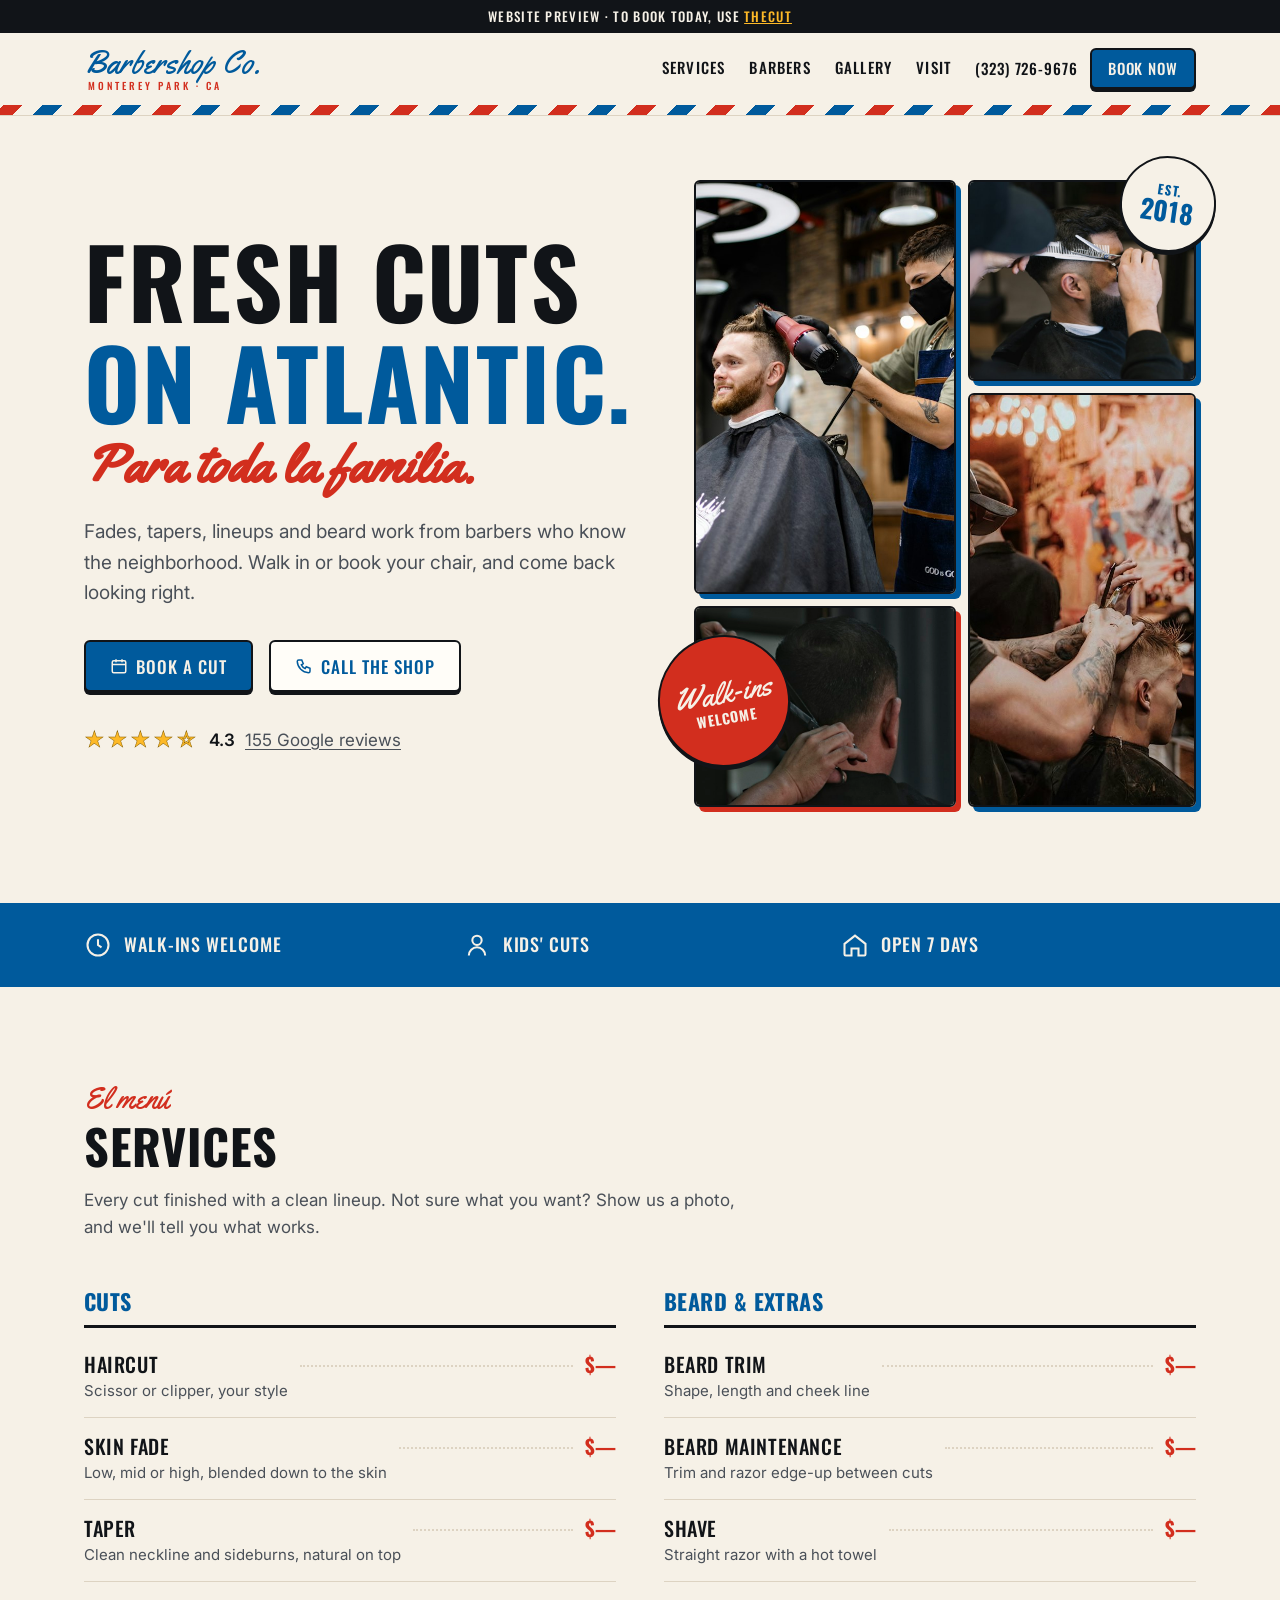
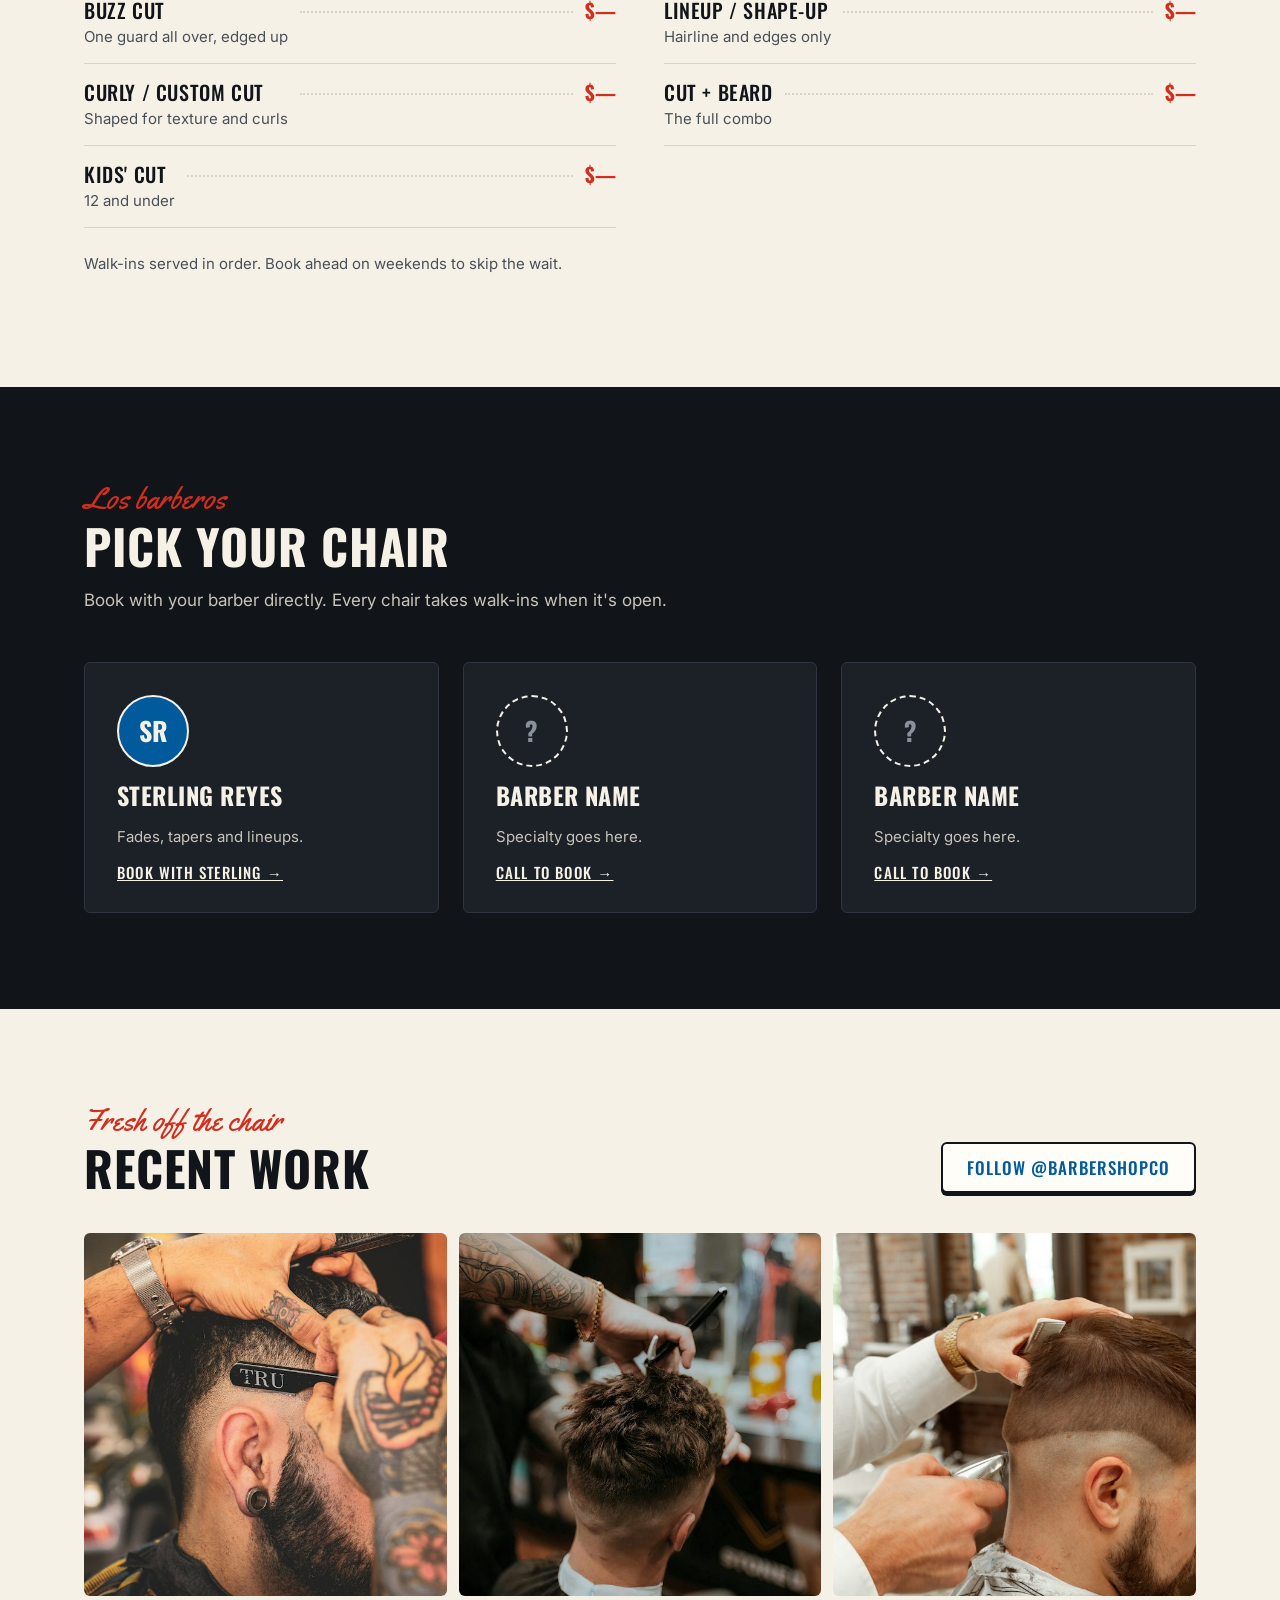
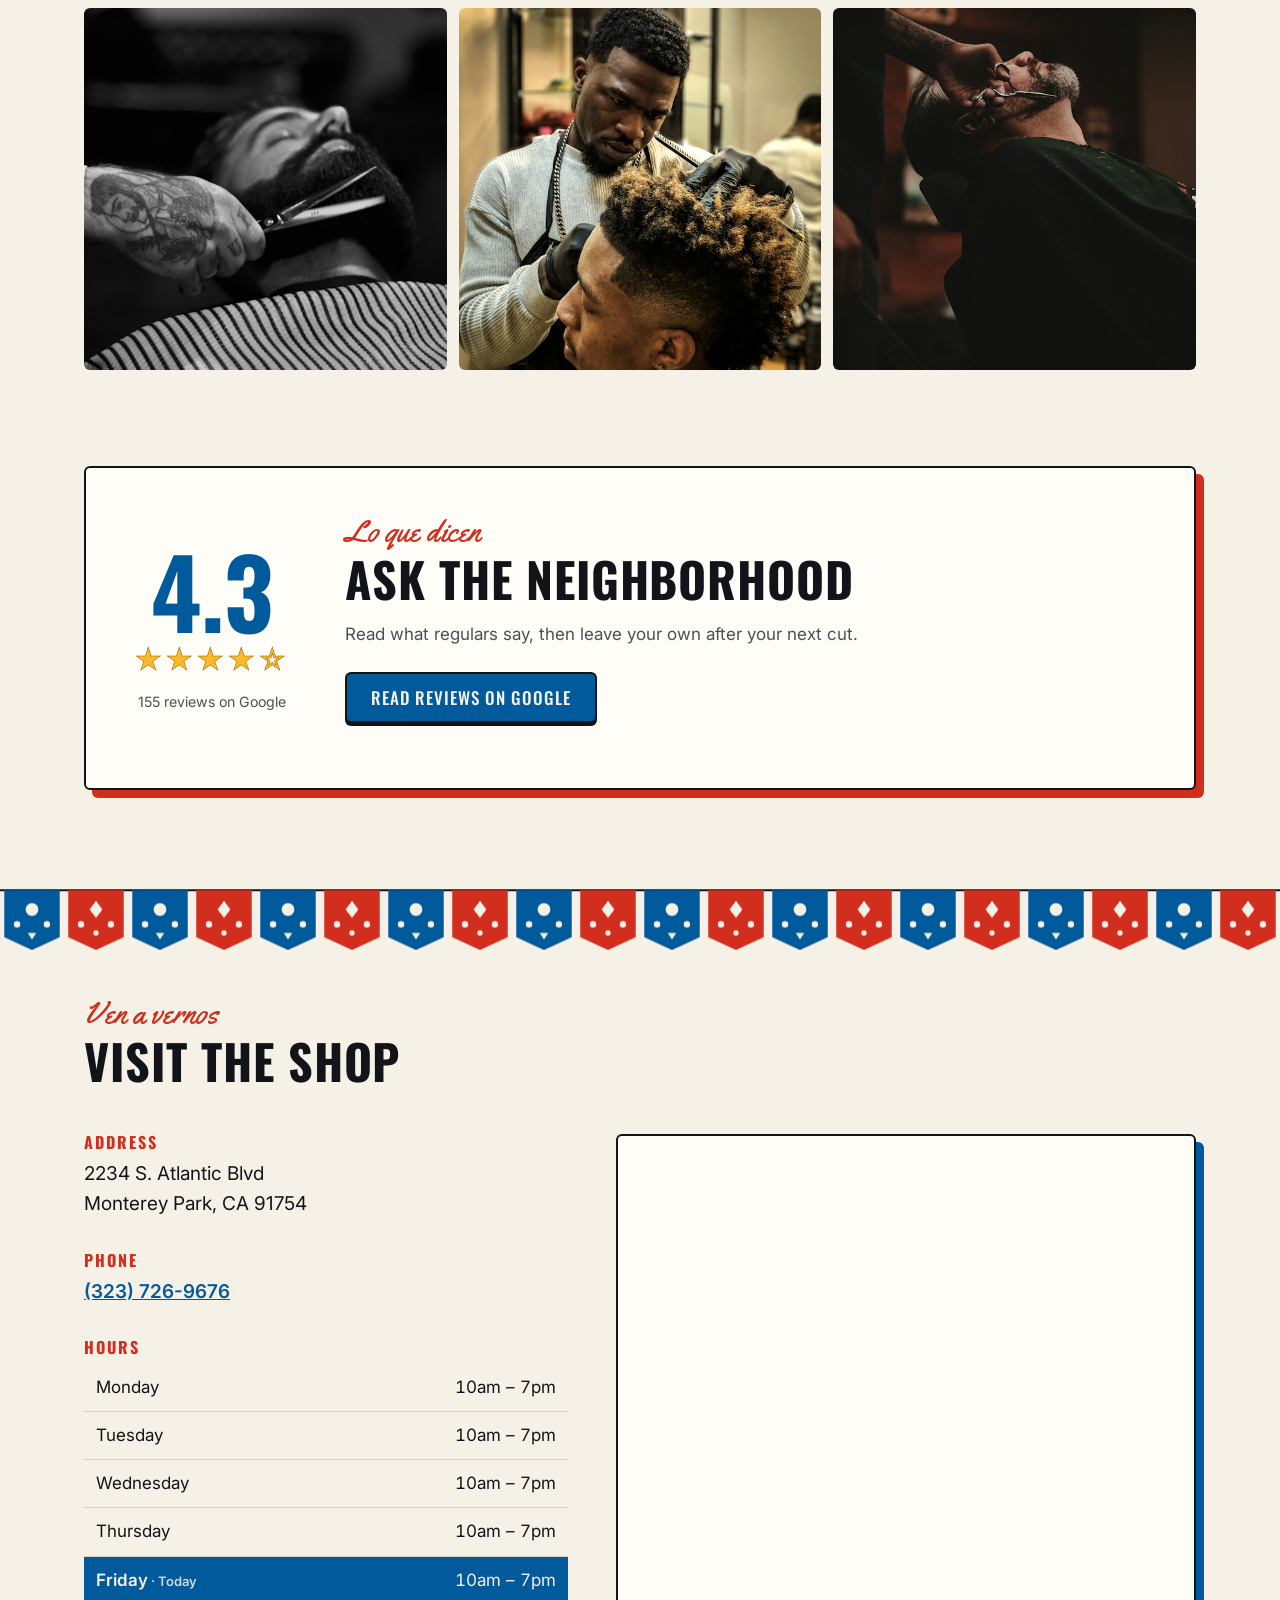
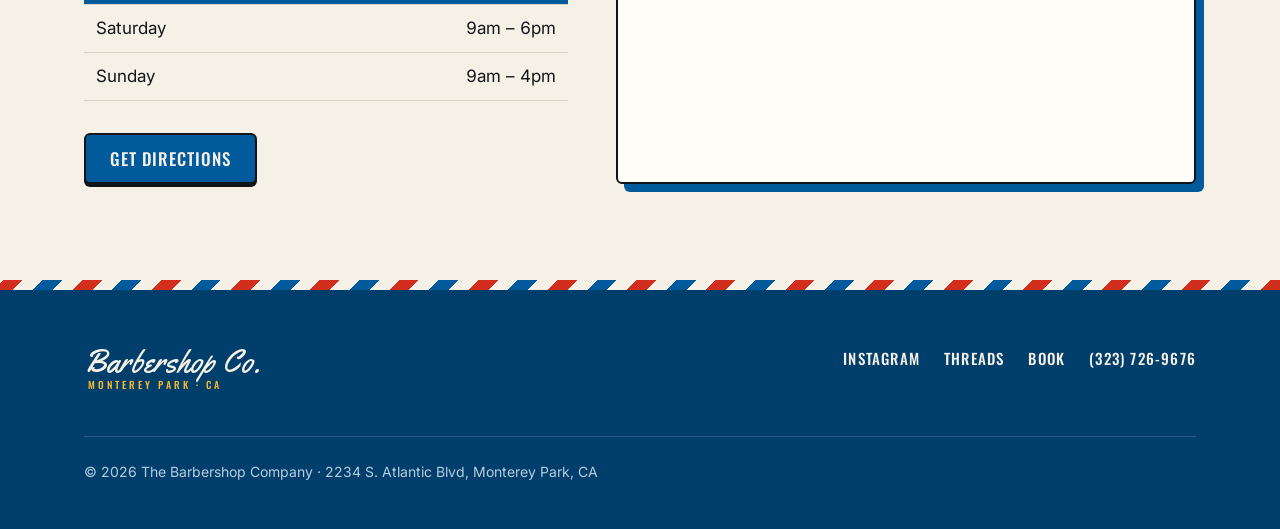
<file: index.html>
<!doctype html>
<html lang="en">
<head>
<meta charset="utf-8">
<meta name="viewport" content="width=device-width, initial-scale=1">
<title>The Barbershop Company · Monterey Park</title>
<meta name="description" content="Fades, tapers, lineups, beard trims and kids' cuts on S. Atlantic Blvd in Monterey Park. Walk-ins welcome. Call (323) 726-9676 or book online.">
<meta name="robots" content="noindex">
<meta name="theme-color" content="#005A9C">
<link rel="preconnect" href="https://fonts.googleapis.com">
<link rel="preconnect" href="https://fonts.gstatic.com" crossorigin>
<link href="https://fonts.googleapis.com/css2?family=Inter:wght@400;600&family=Oswald:wght@500;700&family=Yellowtail&display=swap" rel="stylesheet">
<link rel="stylesheet" href="styles.css">
<link rel="icon" href="data:image/svg+xml,<svg xmlns='http://www.w3.org/2000/svg' viewBox='0 0 32 32'><rect width='32' height='32' rx='6' fill='%23005A9C'/><text x='16' y='23' font-family='Georgia' font-style='italic' font-size='20' fill='%23F6F1E7' text-anchor='middle'>B</text></svg>">
</head>
<body>
<div class="concept-bar">Website preview · to book today, use <a href="https://book.thecut.co/Sterling-reyes-srnymlu" style="color:var(--gold)">theCut</a></div>
<a class="skip" href="#main">Skip to content</a>

<header class="header">
  <div class="wrap">
    <a class="brand" href="#top" aria-label="The Barbershop Company, home">Barbershop Co.<small>Monterey Park · CA</small></a>
    <nav class="nav" id="nav" aria-label="Main">
      <a href="#services">Services</a>
      <a href="#barbers">Barbers</a>
      <a href="#gallery">Gallery</a>
      <a href="#visit">Visit</a>
    </nav>
    <div class="header-cta">
      <a class="tel" href="tel:+13237269676">(323) 726-9676</a>
      <a class="btn btn-primary" href="book.html">Book now</a>
    </div>
    <button class="menu-toggle" aria-expanded="false" aria-controls="nav" aria-label="Open menu"><span></span></button>
  </div>
  <div class="pole" aria-hidden="true"></div>
</header>

<main id="main">
  <section class="hero" id="top">
    <div class="wrap">
      <div>
        <h1>Fresh cuts <em>on Atlantic.</em><span class="script-line">Para toda la familia.</span></h1>
        
        <p>Fades, tapers, lineups and beard work from barbers who know the neighborhood. Walk in or book your chair, and come back looking right.</p>
        <div class="hero-actions">
          <a class="btn btn-primary" href="book.html">
            <svg viewBox="0 0 24 24" fill="none" stroke="currentColor" stroke-width="2" aria-hidden="true"><rect x="3" y="5" width="18" height="16" rx="2"/><path d="M3 10h18M8 3v4M16 3v4"/></svg>
            Book a cut</a>
          <a class="btn btn-secondary" href="tel:+13237269676">
            <svg viewBox="0 0 24 24" fill="none" stroke="currentColor" stroke-width="2" aria-hidden="true"><path d="M5 4h4l2 5-2.5 1.5a11 11 0 0 0 5 5L15 13l5 2v4a2 2 0 0 1-2 2A16 16 0 0 1 3 6a2 2 0 0 1 2-2"/></svg>
            Call the shop</a>
        </div>
        <a class="rating" href="https://www.google.com/maps/search/?api=1&query=The+Barber+Shop+Company+2234+S+Atlantic+Blvd+Monterey+Park+CA" target="_blank" rel="noopener">
          <span class="stars" aria-hidden="true">★★★★☆</span>
          <span>4.3</span>
          <span>155 Google reviews</span>
        </a>
      </div>
      <div class="hero-photo">
        
        <div class="collage">
          <img class="ca" src="img/c1.jpg" width="700" height="800" alt="Barber giving a client a fade with clippers">
          <img class="cb" src="img/c2.jpg" width="700" height="800" alt="Barber detailing a fade with comb and scissors">
          <img class="cc" src="img/c3.jpg" width="700" height="800" alt="Barber working on a client's haircut">
          <img class="cd" src="img/c4.jpg" width="700" height="800" alt="Lineup at the back of the neck">
        </div>
        <div class="badge badge-walkin"><span><b>Walk-ins</b>Welcome</span></div>
        <div class="badge badge-est"><span>Est.<b>2018</b></span></div>
      </div>
    </div>
  </section>

  <section class="strip" aria-label="Why the shop">
    <ul>
      <li><svg viewBox="0 0 24 24" fill="none" stroke-width="1.75" aria-hidden="true"><circle cx="12" cy="12" r="9"/><path d="M12 7v5l3 2"/></svg>Walk-ins welcome</li>
      <li><svg viewBox="0 0 24 24" fill="none" stroke-width="1.75" aria-hidden="true"><circle cx="12" cy="8" r="4"/><path d="M5 21a7 7 0 0 1 14 0"/></svg>Kids' cuts</li>
      <li><svg viewBox="0 0 24 24" fill="none" stroke-width="1.75" aria-hidden="true"><path d="M3 11l9-7 9 7v9a1 1 0 0 1-1 1h-5v-6H9v6H4a1 1 0 0 1-1-1z"/></svg>Open 7 days</li>
    </ul>
  </section>

  <section class="section" id="services" aria-labelledby="services-h">
    <div class="wrap">
      <span class="kicker">El menú</span>
      <h2 id="services-h">Services</h2>
      <p class="lede">Every cut finished with a clean lineup. Not sure what you want? Show us a photo, and we'll tell you what works.</p>
      
      <div class="services-grid">
        <div class="menu-col">
          <h3>Cuts</h3>
          <div class="menu-item"><span class="name">Haircut<span class="desc">Scissor or clipper, your style</span></span><span class="dots"></span><span class="price">$—</span></div>
          <div class="menu-item"><span class="name">Skin fade<span class="desc">Low, mid or high, blended down to the skin</span></span><span class="dots"></span><span class="price">$—</span></div>
          <div class="menu-item"><span class="name">Taper<span class="desc">Clean neckline and sideburns, natural on top</span></span><span class="dots"></span><span class="price">$—</span></div>
          <div class="menu-item"><span class="name">Buzz cut<span class="desc">One guard all over, edged up</span></span><span class="dots"></span><span class="price">$—</span></div>
          <div class="menu-item"><span class="name">Curly / custom cut<span class="desc">Shaped for texture and curls</span></span><span class="dots"></span><span class="price">$—</span></div>
          <div class="menu-item"><span class="name">Kids' cut<span class="desc">12 and under</span></span><span class="dots"></span><span class="price">$—</span></div>
        </div>
        <div class="menu-col">
          <h3>Beard &amp; extras</h3>
          <div class="menu-item"><span class="name">Beard trim<span class="desc">Shape, length and cheek line</span></span><span class="dots"></span><span class="price">$—</span></div>
          <div class="menu-item"><span class="name">Beard maintenance<span class="desc">Trim and razor edge-up between cuts</span></span><span class="dots"></span><span class="price">$—</span></div>
          <div class="menu-item"><span class="name">Shave<span class="desc">Straight razor with a hot towel</span></span><span class="dots"></span><span class="price">$—</span></div>
          <div class="menu-item"><span class="name">Lineup / shape-up<span class="desc">Hairline and edges only</span></span><span class="dots"></span><span class="price">$—</span></div>
          <div class="menu-item"><span class="name">Cut + beard<span class="desc">The full combo</span></span><span class="dots"></span><span class="price">$—</span></div>
        </div>
      </div>
      <p class="note">Walk-ins served in order. Book ahead on weekends to skip the wait.</p>
    </div>
  </section>

  <section class="section dark" id="barbers" aria-labelledby="barbers-h">
    <div class="wrap">
      <span class="kicker">Los barberos</span>
      <h2 id="barbers-h">Pick your chair</h2>
      <p class="lede">Book with your barber directly. Every chair takes walk-ins when it's open.</p>
      <div class="barbers">
        <article class="barber">
          <div class="monogram" aria-hidden="true">SR</div>
          <h3>Sterling Reyes</h3>
          <p>Fades, tapers and lineups. </p>
          <a href="https://book.thecut.co/Sterling-reyes-srnymlu" target="_blank" rel="noopener">Book with Sterling →</a>
        </article>
        <article class="barber tbd">
          <div class="monogram" aria-hidden="true">?</div>
          <h3>Barber name</h3>
          <p>Specialty goes here. </p>
          <a href="tel:+13237269676">Call to book →</a>
        </article>
        <article class="barber tbd">
          <div class="monogram" aria-hidden="true">?</div>
          <h3>Barber name</h3>
          <p>Specialty goes here. </p>
          <a href="tel:+13237269676">Call to book →</a>
        </article>
      </div>
    </div>
  </section>

  <section class="section" id="gallery" aria-labelledby="gallery-h">
    <div class="wrap">
      <div class="gallery-head">
        <div>
          <span class="kicker">Fresh off the chair</span>
          <h2 id="gallery-h">Recent work</h2>
        </div>
        <a class="btn btn-secondary" href="https://www.instagram.com/barbershopco/" target="_blank" rel="noopener">Follow @barbershopco</a>
      </div>
      
      <div class="gallery">
        <a href="https://www.instagram.com/barbershopco/" target="_blank" rel="noopener"><img loading="lazy" src="img/g1.jpg" width="600" height="600" alt="Skin fade with a beard line-up"></a>
        <a href="https://www.instagram.com/barbershopco/" target="_blank" rel="noopener"><img loading="lazy" src="img/g2.jpg" width="600" height="600" alt="Textured crop with a mid taper"></a>
        <a href="https://www.instagram.com/barbershopco/" target="_blank" rel="noopener"><img loading="lazy" src="img/g3.jpg" width="600" height="600" alt="Clipper fade in progress"></a>
        <a href="https://www.instagram.com/barbershopco/" target="_blank" rel="noopener"><img loading="lazy" src="img/g4.jpg" width="600" height="600" alt="Beard trim with scissors"></a>
        <a href="https://www.instagram.com/barbershopco/" target="_blank" rel="noopener"><img loading="lazy" src="img/g5.jpg" width="600" height="600" alt="Curly top with a fade"></a>
        <a href="https://www.instagram.com/barbershopco/" target="_blank" rel="noopener"><img loading="lazy" src="img/g6.jpg" width="600" height="600" alt="Straight razor shave"></a>
      </div>
    </div>
  </section>

  <section class="section" style="padding-top:0" aria-labelledby="reviews-h">
    <div class="wrap">
      <div class="reviews">
        <div class="score">
          <b>4.3</b>
          <span class="stars" aria-hidden="true">★★★★☆</span>
          <small>155 reviews on Google</small>
        </div>
        <div>
          <span class="kicker">Lo que dicen</span>
          <h2 id="reviews-h">Ask the neighborhood</h2>
          <p class="lede">Read what regulars say, then leave your own after your next cut.</p>
          
          <p style="margin-top:24px"><a class="btn btn-primary" href="https://www.google.com/maps/search/?api=1&query=The+Barber+Shop+Company+2234+S+Atlantic+Blvd+Monterey+Park+CA" target="_blank" rel="noopener">Read reviews on Google</a></p>
        </div>
      </div>
    </div>
  </section>

  <svg class="picado" viewBox="0 0 1200 64" preserveAspectRatio="xMidYMin slice" aria-hidden="true">
    <defs>
      <pattern id="flag" width="120" height="64" patternUnits="userSpaceOnUse">
        <path d="M4 4h52v44l-26 12-26-12z" fill="#005A9C"/>
        <path d="M64 4h52v44l-26 12-26-12z" fill="#D22E1E"/>
        <g fill="#F6F1E7">
          <circle cx="30" cy="22" r="6"/><circle cx="16" cy="36" r="3"/><circle cx="44" cy="36" r="3"/><path d="M26 44h8l-4 6z"/>
          <path d="M90 14l6 8-6 8-6-8z"/><circle cx="76" cy="36" r="3"/><circle cx="104" cy="36" r="3"/><circle cx="90" cy="44" r="2.5"/>
        </g>
      </pattern>
    </defs>
    <line x1="0" y1="4" x2="1200" y2="4" stroke="#111418" stroke-width="2"/>
    <rect width="1200" height="64" fill="url(#flag)"/>
  </svg>

  <section class="section" id="visit" aria-labelledby="visit-h" style="padding-top:48px">
    <div class="wrap">
      <span class="kicker">Ven a vernos</span>
      <h2 id="visit-h">Visit the shop</h2>
      <div class="visit-grid">
        <div>
          <div class="info-block">
            <h3>Address</h3>
            
            <p>2234 S. Atlantic Blvd<br>Monterey Park, CA 91754</p>
          </div>
          <div class="info-block">
            <h3>Phone</h3>
            <p><a href="tel:+13237269676">(323) 726-9676</a></p>
          </div>
          <div class="info-block">
            <h3>Hours</h3>
            <table class="hours">
              <tbody>
                <tr data-d="1"><th scope="row">Monday</th><td>10am – 7pm</td></tr>
                <tr data-d="2"><th scope="row">Tuesday</th><td>10am – 7pm</td></tr>
                <tr data-d="3"><th scope="row">Wednesday</th><td>10am – 7pm</td></tr>
                <tr data-d="4"><th scope="row">Thursday</th><td>10am – 7pm</td></tr>
                <tr data-d="5"><th scope="row">Friday</th><td>10am – 7pm</td></tr>
                <tr data-d="6"><th scope="row">Saturday</th><td>9am – 6pm</td></tr>
                <tr data-d="0"><th scope="row">Sunday</th><td>9am – 4pm</td></tr>
              </tbody>
            </table>
          </div>
          <a class="btn btn-primary" href="https://www.google.com/maps/dir/?api=1&destination=2234+S+Atlantic+Blvd+Monterey+Park+CA+91754" target="_blank" rel="noopener">Get directions</a>
        </div>
        <iframe class="map" title="Map to The Barbershop Company" loading="lazy" referrerpolicy="no-referrer-when-downgrade"
          src="https://maps.google.com/maps?q=2234+S+Atlantic+Blvd,+Monterey+Park,+CA+91754&z=15&output=embed"></iframe>
      </div>
    </div>
  </section>
</main>

<div class="pole" aria-hidden="true"></div>
<footer class="footer">
  <div class="wrap">
    <a class="brand" href="#top">Barbershop Co.<small>Monterey Park · CA</small></a>
    <ul>
      <li><a href="https://www.instagram.com/barbershopco/" target="_blank" rel="noopener">Instagram</a></li>
      <li><a href="https://www.threads.com/@barbershopco" target="_blank" rel="noopener">Threads</a></li>
      <li><a href="book.html">Book</a></li>
      <li><a href="tel:+13237269676">(323) 726-9676</a></li>
    </ul>
    <p class="copy">© <span id="yr">2026</span> The Barbershop Company · 2234 S. Atlantic Blvd, Monterey Park, CA</p>
  </div>
</footer>

<script>
  const t = document.querySelector('.menu-toggle'), n = document.getElementById('nav');
  t.addEventListener('click', () => {
    const open = n.classList.toggle('open');
    t.setAttribute('aria-expanded', open);
    t.setAttribute('aria-label', open ? 'Close menu' : 'Open menu');
  });
  n.addEventListener('click', e => { if (e.target.tagName === 'A') { n.classList.remove('open'); t.setAttribute('aria-expanded', false); } });
  const now = new Date(new Date().toLocaleString('en-US', { timeZone: 'America/Los_Angeles' }));
  document.querySelector(`.hours tr[data-d="${now.getDay()}"]`)?.classList.add('today');
  document.getElementById('yr').textContent = now.getFullYear();
</script>
</body>
</html>
</file>
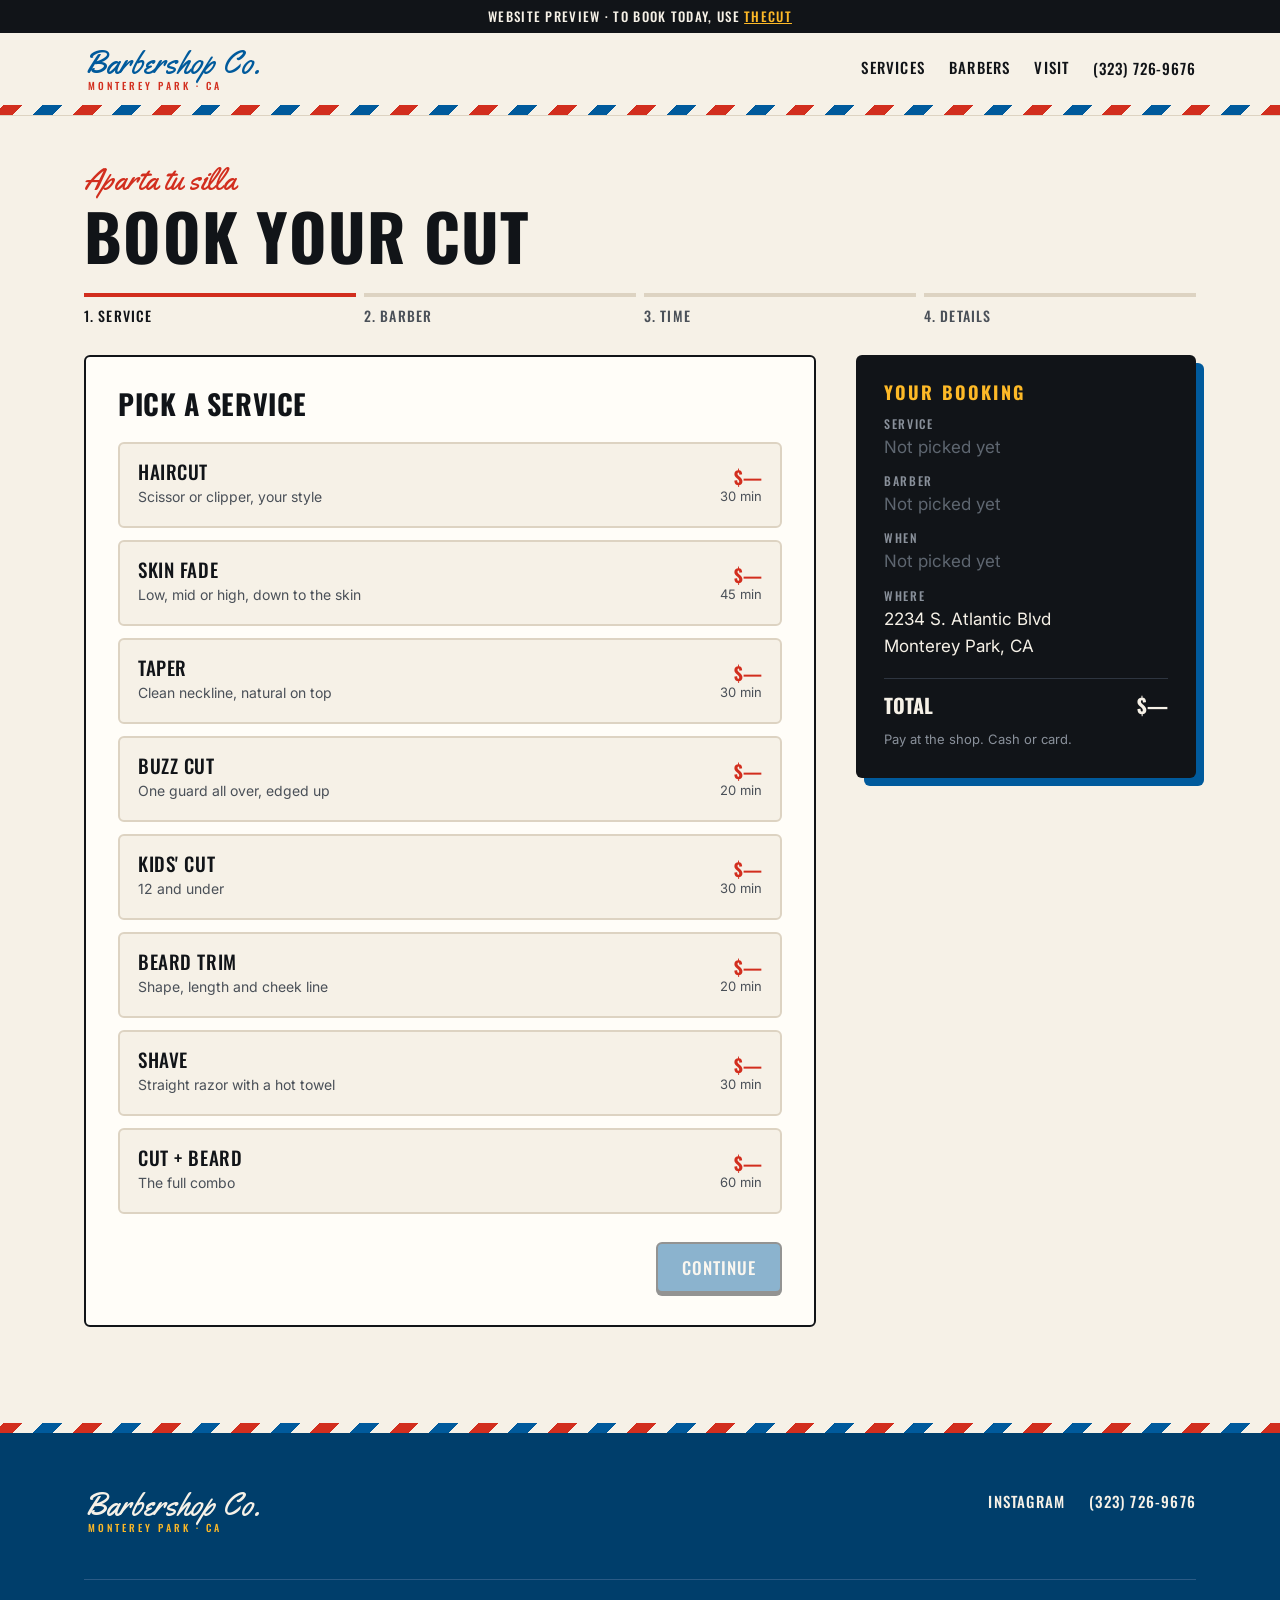
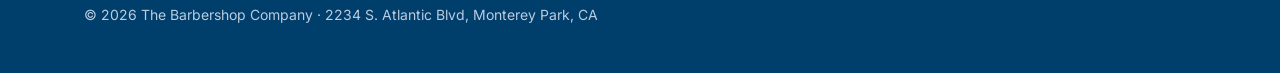
<file: book.html>
<!doctype html>
<html lang="en">
<head>
<meta charset="utf-8">
<meta name="viewport" content="width=device-width, initial-scale=1">
<title>Book a Cut · The Barbershop Company</title>
<meta name="robots" content="noindex">
<meta name="theme-color" content="#005A9C">
<link rel="preconnect" href="https://fonts.googleapis.com">
<link rel="preconnect" href="https://fonts.gstatic.com" crossorigin>
<link href="https://fonts.googleapis.com/css2?family=Inter:wght@400;600&family=Oswald:wght@500;700&family=Yellowtail&display=swap" rel="stylesheet">
<link rel="stylesheet" href="styles.css">
<style>
  .book{padding:48px 0 96px}
  .book-grid{display:grid;grid-template-columns:minmax(0,1fr) 340px;gap:40px;align-items:start;margin-top:32px}
  .steps{display:flex;gap:8px;list-style:none;margin:24px 0 0;padding:0;counter-reset:s}
  .steps li{flex:1;font:500 14px/1 var(--display);text-transform:uppercase;letter-spacing:.08em;color:var(--ink-soft);padding-top:12px;border-top:4px solid var(--line);counter-increment:s}
  .steps li::before{content:counter(s) ". "}
  .steps li.done{border-color:var(--blue);color:var(--blue)}
  .steps li.on{border-color:var(--red);color:var(--ink)}
  .panel{background:var(--paper);border:2px solid var(--ink);border-radius:var(--r);padding:32px}
  .panel h2{font-size:28px;margin-bottom:24px}
  .opts{display:grid;gap:12px}
  .opts.two{grid-template-columns:1fr 1fr}
  .opt{display:flex;align-items:center;gap:16px;width:100%;text-align:left;background:var(--cream);border:2px solid var(--line);border-radius:var(--r);padding:16px 18px;font:inherit;color:var(--ink);cursor:pointer;transition:border-color .12s,transform .12s}
  .opt:hover{border-color:var(--blue)}
  .opt[aria-pressed=true]{border-color:var(--blue);background:#E6EEF6;box-shadow:inset 4px 0 0 var(--blue)}
  .opt .t{font:500 19px/1.2 var(--display);text-transform:uppercase;letter-spacing:.03em;display:block}
  .opt .s{font-size:14px;color:var(--ink-soft)}
  .opt .r{margin-left:auto;text-align:right;font:700 18px/1.2 var(--display);color:var(--red);white-space:nowrap}
  .opt .r small{display:block;font:400 13px var(--body);color:var(--ink-soft)}
  .opt .mono{width:52px;height:52px;flex:none;border-radius:50%;background:var(--blue);color:var(--cream);display:grid;place-items:center;font:700 19px/1 var(--display)}
  .opt .mono.any{background:var(--red)}
  .dates{display:flex;gap:8px;overflow-x:auto;padding:4px 2px 12px;scroll-snap-type:x mandatory}
  .date{flex:none;width:72px;scroll-snap-align:start;background:var(--cream);border:2px solid var(--line);border-radius:var(--r);padding:10px 0;text-align:center;cursor:pointer;font:inherit;color:var(--ink)}
  .date b{display:block;font:700 26px/1.1 var(--display)}
  .date span{font:500 12px/1 var(--display);text-transform:uppercase;letter-spacing:.1em;color:var(--ink-soft)}
  .date[aria-pressed=true]{background:var(--blue);border-color:var(--blue);color:var(--cream)}
  .date[aria-pressed=true] span{color:var(--cream)}
  .slots-label{font:500 14px/1 var(--display);text-transform:uppercase;letter-spacing:.12em;color:var(--red);margin:20px 0 12px}
  .slots{display:grid;grid-template-columns:repeat(auto-fill,minmax(96px,1fr));gap:8px}
  .slot{background:var(--cream);border:2px solid var(--line);border-radius:var(--r);padding:12px 0;font:500 16px/1 var(--display);letter-spacing:.04em;cursor:pointer;color:var(--ink)}
  .slot:hover:not(:disabled){border-color:var(--blue)}
  .slot:disabled{color:#B3AA9B;text-decoration:line-through;cursor:not-allowed;background:transparent}
  .slot[aria-pressed=true]{background:var(--blue);border-color:var(--blue);color:var(--cream)}
  .field{display:grid;gap:6px;margin-bottom:18px}
  .field label{font:500 14px/1 var(--display);text-transform:uppercase;letter-spacing:.1em}
  .field input,.field textarea{font:inherit;padding:14px;border:2px solid var(--line);border-radius:var(--r);background:var(--cream);color:var(--ink)}
  .field input:focus,.field textarea:focus{border-color:var(--blue);outline:none;box-shadow:0 0 0 3px rgba(0,90,156,.2)}
  .field .err{color:var(--red);font-size:14px;display:none}
  .field.bad input{border-color:var(--red)}.field.bad .err{display:block}
  .check{display:flex;gap:10px;align-items:start;font-size:15px;color:var(--ink-soft)}
  .check input{width:20px;height:20px;accent-color:var(--blue);margin-top:2px}
  .nav-row{display:flex;justify-content:space-between;gap:16px;margin-top:28px}
  .btn[disabled]{opacity:.45;pointer-events:none}
  .back{background:none;border:none;font:500 16px/1 var(--display);text-transform:uppercase;letter-spacing:.08em;color:var(--ink-soft);cursor:pointer;padding:12px 0}
  .back:hover{color:var(--ink)}
  .summary{position:sticky;top:104px;background:var(--ink);color:var(--cream);border-radius:var(--r);padding:28px;box-shadow:8px 8px 0 var(--blue)}
  .summary h3{font-size:18px;color:var(--gold);letter-spacing:.12em;margin-bottom:16px}
  .summary dl{margin:0;display:grid;gap:14px}
  .summary dt{font:500 12px/1 var(--display);text-transform:uppercase;letter-spacing:.14em;color:#8A919B}
  .summary dd{margin:4px 0 0;font-size:17px}
  .summary dd.empty{color:#5E6670}
  .summary .total{border-top:1px solid #2E3540;margin-top:18px;padding-top:16px;display:flex;justify-content:space-between;font:700 20px/1 var(--display);text-transform:uppercase}
  .summary .fine{font-size:13px;color:#8A919B;margin:14px 0 0}
  .done-card{text-align:center;padding:48px 32px}
  .done-card .tick{width:88px;height:88px;border-radius:50%;background:var(--blue);display:grid;place-items:center;margin:0 auto 20px;border:3px solid var(--ink);box-shadow:var(--hard)}
  .done-card .tick svg{width:44px;height:44px;stroke:var(--cream)}
  .done-card .kicker{font-size:40px}
  .done-card p{color:var(--ink-soft);max-width:44ch;margin:12px auto 0}
  .done-card .ticket{display:inline-grid;grid-template-columns:auto auto;gap:8px 24px;text-align:left;margin:28px auto;padding:20px 28px;border:2px dashed var(--ink);border-radius:var(--r);background:var(--cream)}
  .done-card .ticket dt{font:500 13px/1.6 var(--display);text-transform:uppercase;letter-spacing:.1em;color:var(--ink-soft)}
  .done-card .ticket dd{margin:0;font-weight:600}
  .done-card .acts{display:flex;gap:12px;justify-content:center;flex-wrap:wrap}
  .demo-note{background:#FFF4D6;border:1px solid #E8D39A;color:#5C4A12;font-size:14px;padding:10px 14px;border-radius:var(--r);margin-top:16px}
  [hidden]{display:none!important}
  @media (max-width:960px){.book-grid{grid-template-columns:minmax(0,1fr)}.summary{position:static;order:-1}}
  @media (max-width:560px){.panel{padding:22px 16px}.opts.two{grid-template-columns:1fr}.steps li{font-size:11px}.done-card{padding:32px 16px}}
</style>
</head>
<body>
<div class="concept-bar">Website preview · to book today, use <a href="https://book.thecut.co/Sterling-reyes-srnymlu" style="color:var(--gold)">theCut</a></div>
<a class="skip" href="#main">Skip to content</a>
<header class="header">
  <div class="wrap">
    <a class="brand" href="index.html">Barbershop Co.<small>Monterey Park · CA</small></a>
    <nav class="nav" aria-label="Main"><a href="index.html#services">Services</a><a href="index.html#barbers">Barbers</a><a href="index.html#visit">Visit</a></nav>
    <div class="header-cta"><a class="tel" href="tel:+13237269676">(323) 726-9676</a></div>
  </div>
  <div class="pole" aria-hidden="true"></div>
</header>

<main id="main" class="book">
  <div class="wrap">
    <span class="kicker">Aparta tu silla</span>
    <h1 style="font-size:clamp(40px,6vw,64px)">Book your cut</h1>
    <ol class="steps" id="steps" aria-label="Booking steps">
      <li>Service</li><li>Barber</li><li>Time</li><li>Details</li>
    </ol>

    <div class="book-grid">
      <div aria-live="polite">
        
        <section class="panel" data-step="0">
          <h2>Pick a service</h2>
          <div class="opts" id="services"></div>
          <div class="nav-row"><span></span><button class="btn btn-primary next" disabled>Continue</button></div>
        </section>

        
        <section class="panel" data-step="1" hidden>
          <h2>Pick your barber</h2>
          <div class="opts two" id="barbers"></div>
          <div class="nav-row"><button class="back">← Back</button><button class="btn btn-primary next" disabled>Continue</button></div>
        </section>

        
        <section class="panel" data-step="2" hidden>
          <h2>Pick a day &amp; time</h2>
          <div class="dates" id="dates" role="group" aria-label="Day"></div>
          <p class="slots-label" id="slots-label">Available times</p>
          <div class="slots" id="slots" role="group" aria-labelledby="slots-label"></div>
          <div class="nav-row"><button class="back">← Back</button><button class="btn btn-primary next" disabled>Continue</button></div>
        </section>

        
        <section class="panel" data-step="3" hidden>
          <h2>Your details</h2>
          <form id="form" novalidate>
            <div class="field" id="f-name"><label for="name">Name</label><input id="name" autocomplete="name" required><span class="err">Add your name so we know who's in the chair.</span></div>
            <div class="field" id="f-phone"><label for="phone">Mobile number</label><input id="phone" type="tel" inputmode="tel" autocomplete="tel" placeholder="(323) 555-0123" required><span class="err">Enter a 10-digit phone number for your text reminder.</span></div>
            <div class="field"><label for="notes">Anything we should know? <span style="text-transform:none;letter-spacing:0;color:var(--ink-soft)">(optional)</span></label><textarea id="notes" rows="3" placeholder="e.g. mid fade, keep length on top"></textarea></div>
            <label class="check"><input type="checkbox" checked> Text me a reminder the day before</label>
            <div class="nav-row"><button type="button" class="back">← Back</button><button type="submit" class="btn btn-primary">Confirm booking</button></div>
          </form>
        </section>

        
        <section class="panel done-card" data-step="4" hidden>
          <div class="tick"><svg viewBox="0 0 24 24" fill="none" stroke-width="3" aria-hidden="true"><path d="M5 12l5 5 9-10"/></svg></div>
          <span class="kicker">¡Listo!</span>
          <h2 style="margin:0" id="done-h">You're booked</h2>
          <p>We'll text a reminder the day before. Running late or need to move it? Call the shop.</p>
          <dl class="ticket" id="ticket"></dl>
          <div class="acts">
            <a class="btn btn-secondary" href="#" id="ics">Add to calendar</a>
            <a class="btn btn-primary" href="index.html">Back to home</a>
          </div>
          <p class="demo-note">Demo: this booking flow is a design preview. Nothing was sent or saved.</p>
        </section>
      </div>

      <aside class="summary" aria-label="Booking summary">
        <h3>Your booking</h3>
        <dl>
          <div><dt>Service</dt><dd id="s-service" class="empty">Not picked yet</dd></div>
          <div><dt>Barber</dt><dd id="s-barber" class="empty">Not picked yet</dd></div>
          <div><dt>When</dt><dd id="s-when" class="empty">Not picked yet</dd></div>
          <div><dt>Where</dt><dd>2234 S. Atlantic Blvd<br>Monterey Park, CA</dd></div>
        </dl>
        <div class="total"><span>Total</span><span id="s-price">$—</span></div>
        <p class="fine">Pay at the shop. Cash or card.</p>
      </aside>
    </div>
  </div>
</main>

<div class="pole" aria-hidden="true"></div>
<footer class="footer">
  <div class="wrap">
    <a class="brand" href="index.html">Barbershop Co.<small>Monterey Park · CA</small></a>
    <ul><li><a href="https://www.instagram.com/barbershopco/" target="_blank" rel="noopener">Instagram</a></li><li><a href="tel:+13237269676">(323) 726-9676</a></li></ul>
    <p class="copy">© 2026 The Barbershop Company · 2234 S. Atlantic Blvd, Monterey Park, CA</p>
  </div>
</footer>

<script>
// Sample data: durations are estimates and prices are placeholders until the shop confirms them.
const SERVICES = [
  ['Haircut','Scissor or clipper, your style',30],
  ['Skin fade','Low, mid or high, down to the skin',45],
  ['Taper','Clean neckline, natural on top',30],
  ['Buzz cut','One guard all over, edged up',20],
  ['Kids\' cut','12 and under',30],
  ['Beard trim','Shape, length and cheek line',20],
  ['Shave','Straight razor with a hot towel',30],
  ['Cut + beard','The full combo',60],
];
const BARBERS = [['Any barber','First chair open','★'],['Sterling Reyes','Fades & lineups','SR'],['Barber 2','Name TBD','B2'],['Barber 3','Name TBD','B3']];
const HOURS = {0:[9,16],1:[10,19],2:[10,19],3:[10,19],4:[10,19],5:[10,19],6:[9,18]};
const st = {step:0, service:null, barber:null, date:null, time:null};
const $ = s => document.querySelector(s), $$ = s => [...document.querySelectorAll(s)];
const panels = $$('[data-step]'), steps = $$('#steps li');
const fmtT = m => { const h = Math.floor(m/60), mm = m%60; return `${(h+11)%12+1}:${String(mm).padStart(2,'0')} ${h<12?'AM':'PM'}`; };
const fmtD = d => d.toLocaleDateString('en-US',{weekday:'long',month:'short',day:'numeric'});

function opt(title, sub, right, mono, onPick, group){
  const b = document.createElement('button');
  b.type='button'; b.className='opt'; b.setAttribute('aria-pressed','false');
  b.innerHTML = (mono?`<span class="mono${mono==='★'?' any':''}" aria-hidden="true">${mono}</span>`:'')+`<span><span class="t">${title}</span><span class="s">${sub}</span></span>`+(right?`<span class="r">${right}</span>`:'');
  b.onclick = () => { $$(group+' .opt').forEach(x=>x.setAttribute('aria-pressed','false')); b.setAttribute('aria-pressed','true'); onPick(); };
  return b;
}
SERVICES.forEach(([n,d,m]) => $('#services').append(opt(n,d,`$—<small>${m} min</small>`,null,()=>{st.service={n,m}; sync();},'#services')));
BARBERS.forEach(([n,d,i]) => $('#barbers').append(opt(n,d,null,i,()=>{st.barber=n; st.time=null; sync(); renderSlots();},'#barbers')));

const today = new Date();
for (let i=0;i<14;i++){
  const d = new Date(today.getFullYear(),today.getMonth(),today.getDate()+i);
  const b = document.createElement('button');
  b.type='button'; b.className='date'; b.setAttribute('aria-pressed','false');
  b.setAttribute('aria-label',fmtD(d));
  b.innerHTML = `<span>${i===0?'Today':d.toLocaleDateString('en-US',{weekday:'short'})}</span><b>${d.getDate()}</b><span>${d.toLocaleDateString('en-US',{month:'short'})}</span>`;
  b.onclick = () => { $$('.date').forEach(x=>x.setAttribute('aria-pressed','false')); b.setAttribute('aria-pressed','true'); st.date=d; st.time=null; renderSlots(); sync(); };
  $('#dates').append(b);
}
function renderSlots(){
  const box = $('#slots'); box.innerHTML='';
  if (!st.date){ box.innerHTML='<p style="color:var(--ink-soft);margin:0;grid-column:1/-1">Pick a day to see open times.</p>'; return; }
  const [o,c] = HOURS[st.date.getDay()], dur = st.service ? st.service.m : 30;
  const nowM = st.date.toDateString()===today.toDateString() ? today.getHours()*60+today.getMinutes() : -1;
  const seed = st.date.getDate()*7 + (st.barber||'').length;
  for (let m=o*60; m+dur<=c*60; m+=30){
    const b = document.createElement('button');
    b.type='button'; b.className='slot'; b.textContent=fmtT(m); b.setAttribute('aria-pressed','false');
    const taken = m<=nowM || ((m/30+seed)*37)%10<3; // fake "booked" slots for the demo
    if (taken){ b.disabled=true; b.setAttribute('aria-label',fmtT(m)+', booked'); }
    b.onclick = () => { $$('.slot').forEach(x=>x.setAttribute('aria-pressed','false')); b.setAttribute('aria-pressed','true'); st.time=m; sync(); };
    box.append(b);
  }
  if (!box.querySelector('.slot:not(:disabled)')) box.innerHTML='<p style="color:var(--ink-soft);margin:0;grid-column:1/-1">Fully booked. Try another day, or walk in.</p>';
}
function sync(){
  const set = (id,v) => { const e=$(id); e.textContent = v || 'Not picked yet'; e.classList.toggle('empty',!v); };
  set('#s-service', st.service && `${st.service.n} · ${st.service.m} min`);
  set('#s-barber', st.barber);
  set('#s-when', st.date && st.time!=null && `${fmtD(st.date)}, ${fmtT(st.time)}`);
  const ok = [!!st.service, !!st.barber, st.date && st.time!=null];
  $$('.next').forEach((b,i)=> b.disabled = !ok[i]);
}
function go(n, quiet){
  st.step=n;
  panels.forEach(p => p.hidden = +p.dataset.step!==n);
  steps.forEach((s,i)=>{ s.classList.toggle('done',i<n); s.classList.toggle('on',i===n); i===n?s.setAttribute('aria-current','step'):s.removeAttribute('aria-current'); });
  if (n===2 && !st.date) $('.date').click();
  if (quiet) return;
  const h = panels[n].querySelector('h2'); h.tabIndex=-1; h.focus({preventScroll:true});
  window.scrollTo({top: $('#steps').offsetTop-100, behavior:'smooth'});
}
$$('.next').forEach(b=>b.onclick=()=>go(st.step+1));
$$('.back').forEach(b=>b.onclick=()=>go(st.step-1));
$('#form').onsubmit = e => {
  e.preventDefault();
  const name=$('#name').value.trim(), phone=$('#phone').value.replace(/\D/g,'');
  $('#f-name').classList.toggle('bad',!name);
  $('#f-phone').classList.toggle('bad',phone.length!==10);
  if (!name) return $('#name').focus();
  if (phone.length!==10) return $('#phone').focus();
  $('#done-h').textContent = `You're booked, ${name.split(' ')[0]}`;
  $('#ticket').innerHTML = `<dt>Service</dt><dd>${st.service.n}</dd><dt>Barber</dt><dd>${st.barber}</dd><dt>When</dt><dd>${fmtD(st.date)}<br>${fmtT(st.time)}</dd><dt>Confirmation</dt><dd>BSC-${String(1000+Math.floor(Math.random()*9000))}</dd>`;
  $('.summary').hidden = true;
  $('#steps').hidden = true;
  go(4);
};
$('#ics').onclick = e => { e.preventDefault(); e.target.textContent='Added ✓'; };
renderSlots(); sync(); go(0, true);
</script>
</body>
</html>
</file>
<file: styles.css>
:root{
  --blue:#005A9C;--blue-deep:#003E6B;--cream:#F6F1E7;--paper:#FFFDF8;
  --ink:#111418;--ink-soft:#4A5058;--line:#DDD3C2;--red:#D22E1E;--gold:#FDB927;
  --script:"Yellowtail",cursive;--display:"Oswald",Impact,sans-serif;--body:"Inter",system-ui,sans-serif;
  --r:6px;--hard:0 3px 0 var(--ink);--max:1160px;--sec:96px;
  --pole:repeating-linear-gradient(-45deg,var(--red) 0 14px,var(--cream) 14px 28px,var(--blue) 28px 42px,var(--cream) 42px 56px);
}
*,*::before,*::after{box-sizing:border-box}
html{scroll-behavior:smooth;scroll-padding-top:80px}
body{margin:0;background:var(--cream);color:var(--ink);font:400 17px/1.6 var(--body);-webkit-font-smoothing:antialiased;overflow-x:hidden}
img{max-width:100%;height:auto;display:block}
a{color:var(--blue)}
:focus-visible{outline:3px solid var(--red);outline-offset:3px;border-radius:2px}
h1,h2,h3{font-family:var(--display);text-transform:uppercase;letter-spacing:.02em;line-height:1.05;margin:0}
h2{font-size:clamp(34px,5vw,48px)}
h3{font-size:20px}
.wrap{max-width:var(--max);margin:0 auto;padding:0 24px}
.section{padding:var(--sec) 0}
.kicker{font-family:var(--script);color:var(--red);font-size:30px;line-height:1;display:block;margin-bottom:8px}
.lede{color:var(--ink-soft);max-width:60ch;margin:16px 0 0}
.skip{position:absolute;left:-999px;top:8px;background:var(--ink);color:var(--cream);padding:8px 16px;z-index:100}
.skip:focus{left:8px}
.pole{height:10px;background:var(--pole)}

/* buttons */
.btn{white-space:nowrap;display:inline-flex;align-items:center;gap:8px;font:500 17px/1 var(--display);text-transform:uppercase;letter-spacing:.06em;text-decoration:none;padding:15px 24px;border-radius:var(--r);border:2px solid var(--ink);box-shadow:var(--hard);transition:transform .12s,box-shadow .12s,background .12s}
.btn:hover{transform:translateY(-2px);box-shadow:0 5px 0 var(--ink)}
.btn:active{transform:translateY(2px);box-shadow:0 1px 0 var(--ink)}
.btn-primary{background:var(--blue);color:var(--cream)}
.btn-primary:hover{background:var(--blue-deep)}
.btn-secondary{background:var(--paper);color:var(--blue)}
.btn svg{width:18px;height:18px}

/* header */
.header{position:sticky;top:0;z-index:50;background:var(--cream);border-bottom:1px solid var(--line)}
.header .wrap{display:flex;align-items:center;gap:24px;height:72px}
.brand{font-family:var(--script);font-size:32px;color:var(--blue);text-decoration:none;line-height:1;white-space:nowrap}
.brand small{display:block;font:500 10px/1 var(--display);letter-spacing:.3em;color:var(--red);text-transform:uppercase;margin-top:2px;padding-left:4px}
.nav{display:flex;gap:24px;margin-left:auto}
.nav a{font:500 15px/1 var(--display);text-transform:uppercase;letter-spacing:.08em;color:var(--ink);text-decoration:none;padding:8px 0;border-bottom:2px solid transparent}
.nav a:hover{border-color:var(--red)}
.header-cta{display:flex;gap:12px;align-items:center}
.header-cta .tel{font:500 15px/1 var(--display);letter-spacing:.06em;color:var(--ink);text-decoration:none}
.header-cta .btn{padding:11px 16px;font-size:15px}
.menu-toggle{display:none;margin-left:auto;background:none;border:2px solid var(--ink);border-radius:var(--r);width:44px;height:44px;cursor:pointer}
.menu-toggle span,.menu-toggle span::before,.menu-toggle span::after{display:block;width:20px;height:2px;background:var(--ink);margin:0 auto;position:relative;content:""}
.menu-toggle span::before{position:absolute;top:-6px}.menu-toggle span::after{position:absolute;top:6px}

/* hero */
.hero{padding:64px 0 var(--sec);position:relative}
.hero .wrap{display:grid;grid-template-columns:1.05fr .95fr;gap:56px;align-items:center}
.hero h1{font-size:clamp(52px,8vw,96px);font-weight:700;color:var(--ink)}
.hero h1 em{font-style:normal;color:var(--blue)}
.hero .script-line{font-family:var(--script);font-size:clamp(34px,4.4vw,52px);color:var(--red);display:block;text-transform:none;letter-spacing:0;margin-top:4px;line-height:1.1}
.hero p{font-size:19px;color:var(--ink-soft);max-width:46ch;margin:24px 0 32px}
.hero-actions{display:flex;flex-wrap:wrap;gap:16px}
.rating{display:inline-flex;align-items:center;gap:10px;margin-top:32px;font-weight:600;color:var(--ink);text-decoration:none}
.stars{color:var(--gold);letter-spacing:2px;font-size:20px;-webkit-text-stroke:.5px #8a6200}
.rating span:last-child{color:var(--ink-soft);font-weight:400;text-decoration:underline;text-underline-offset:3px}
.hero-photo{position:relative}
.collage{display:grid;grid-template-columns:1.15fr 1fr;grid-template-rows:repeat(3,1fr);grid-template-areas:"a b" "a c" "d c";gap:12px;aspect-ratio:4/5;max-width:100%}
.collage img{width:100%;height:100%;min-height:0;object-fit:cover;border-radius:var(--r);border:2px solid var(--ink);box-shadow:5px 5px 0 var(--blue)}
.collage .ca{grid-area:a}.collage .cb{grid-area:b}.collage .cc{grid-area:c}.collage .cd{grid-area:d;box-shadow:5px 5px 0 var(--red)}
.badge{position:absolute;display:grid;place-items:center;text-align:center;border-radius:50%;border:2px solid var(--ink);box-shadow:var(--hard);font:700 14px/1.1 var(--display);text-transform:uppercase;letter-spacing:.06em}
.badge-walkin{width:132px;height:132px;background:var(--red);color:var(--cream);left:-36px;bottom:40px;transform:rotate(-10deg)}
.badge-walkin b{font-family:var(--script);font-weight:400;font-size:30px;text-transform:none;letter-spacing:0;display:block}
.badge-est{width:96px;height:96px;background:var(--cream);color:var(--blue);right:-20px;top:-24px;transform:rotate(8deg);font-size:13px}
.badge-est b{font-size:26px;display:block}

/* why strip */
.strip{background:var(--blue);color:var(--cream)}
.strip ul{list-style:none;margin:0;padding:28px 24px;display:grid;grid-template-columns:repeat(3,1fr);gap:24px;max-width:var(--max);margin-inline:auto}
.strip li{display:flex;align-items:center;gap:12px;font:500 18px/1.2 var(--display);text-transform:uppercase;letter-spacing:.05em}
.strip svg{width:28px;height:28px;flex:none;stroke:var(--cream)}

/* services */
.services-grid{display:grid;grid-template-columns:1fr 1fr;gap:48px;margin-top:48px}
.menu-col h3{color:var(--blue);font-size:22px;padding-bottom:12px;border-bottom:3px solid var(--ink);margin-bottom:8px}
.menu-item{display:flex;align-items:baseline;gap:12px;padding:16px 0;border-bottom:1px solid var(--line)}
.menu-item .name{font:500 20px/1.2 var(--display);text-transform:uppercase;letter-spacing:.03em}
.menu-item .desc{display:block;font:400 15px/1.4 var(--body);color:var(--ink-soft);text-transform:none;letter-spacing:0;margin-top:4px}
.menu-item .dots{flex:1;border-bottom:2px dotted var(--line);transform:translateY(-6px);min-width:24px}
.menu-item .price{font:700 20px/1 var(--display);color:var(--red)}
.note{font-size:15px;color:var(--ink-soft);margin-top:24px}

/* barbers */
.dark{background:var(--ink);color:var(--cream)}
.dark .lede{color:#C9C4BA}
.barbers{display:grid;grid-template-columns:repeat(3,1fr);gap:24px;margin-top:48px}
.barber{background:#1C2128;border:1px solid #2E3540;border-radius:var(--r);padding:32px;display:flex;flex-direction:column;gap:16px}
.monogram{width:72px;height:72px;border-radius:50%;background:var(--blue);display:grid;place-items:center;font:700 26px/1 var(--display);color:var(--cream);border:2px solid var(--cream)}
.barber.tbd .monogram{background:transparent;border-style:dashed;color:#8A919B}
.barber h3{font-size:24px}
.barber p{margin:0;color:#C9C4BA;font-size:15px}
.barber a{color:var(--cream);font:500 15px/1 var(--display);text-transform:uppercase;letter-spacing:.08em;margin-top:auto}
.barber a:hover{color:var(--gold)}

/* gallery */
.gallery-head{display:flex;justify-content:space-between;align-items:end;gap:24px;flex-wrap:wrap}
.gallery{display:grid;grid-template-columns:repeat(3,1fr);gap:12px;margin-top:40px}
.gallery a{display:block;overflow:hidden;border-radius:var(--r);aspect-ratio:1}
.gallery img{width:100%;height:100%;object-fit:cover;transition:transform .4s}
.gallery a:hover img{transform:scale(1.05)}

/* reviews */
.reviews{display:grid;grid-template-columns:auto 1fr;gap:56px;align-items:center;background:var(--paper);border:2px solid var(--ink);border-radius:var(--r);box-shadow:8px 8px 0 var(--red);padding:48px}
.score{text-align:center}
.score b{display:block;font:700 96px/1 var(--display);color:var(--blue)}
.score .stars{font-size:28px}
.score small{display:block;color:var(--ink-soft);margin-top:8px}

/* visit */
.picado{display:block;width:100%;height:64px}
.visit-grid{display:grid;grid-template-columns:1fr 1.2fr;gap:48px;margin-top:48px}
.info-block{margin-bottom:32px}
.info-block h3{font-size:16px;color:var(--red);letter-spacing:.12em;margin-bottom:8px}
.info-block p{margin:0;font-size:19px}
.info-block a{font-weight:600}
.hours{width:100%;border-collapse:collapse;font-size:17px}
.hours th,.hours td{padding:10px 12px;text-align:left;border-bottom:1px solid var(--line)}
.hours th{font-weight:400}
.hours td{text-align:right;font-variant-numeric:tabular-nums}
.hours tr.today{background:var(--blue);color:var(--cream)}
.hours tr.today th{font-weight:600}
.hours tr.today th::after{content:" · Today";font-size:13px;opacity:.85}
.map:focus-visible{outline:3px solid var(--red);outline-offset:3px}
.map{background:var(--paper);width:100%;height:100%;min-height:420px;border:2px solid var(--ink);border-radius:var(--r);box-shadow:8px 8px 0 var(--blue)}

/* footer */
.footer{background:var(--blue-deep);color:var(--cream);padding:56px 0 32px}
.footer .wrap{display:flex;flex-wrap:wrap;justify-content:space-between;gap:32px;align-items:start}
.footer .brand{color:var(--cream);font:400 32px/1 var(--script);text-transform:none;letter-spacing:0}
.footer .brand small{color:var(--gold);font:500 10px/1 var(--display);letter-spacing:.3em}
.footer ul{list-style:none;margin:0;padding:0;display:flex;flex-wrap:wrap;gap:24px}
.footer a{color:var(--cream);font:500 15px/1 var(--display);text-transform:uppercase;letter-spacing:.08em;text-decoration:none}
.footer a:hover{text-decoration:underline}
.footer .copy{flex-basis:100%;border-top:1px solid #2A5A85;padding-top:24px;font-size:14px;color:#B9CCE0}

/* responsive */
@media (max-width:960px){
  :root{--sec:64px}
  .nav,.header-cta .tel{display:none}
  .menu-toggle{display:block}
  .header-cta{margin-left:0}
  .nav.open{display:flex;flex-direction:column;position:absolute;top:72px;left:0;right:0;background:var(--cream);padding:8px 24px 24px;border-bottom:2px solid var(--ink);gap:0}
  .nav.open a{padding:16px 0;border-bottom:1px solid var(--line);font-size:18px}
  .hero .wrap{grid-template-columns:1fr;gap:56px}
  .hero-photo{max-width:520px;margin:0 auto;width:100%}
  .strip ul{grid-template-columns:repeat(3,1fr)}
  .services-grid,.visit-grid{grid-template-columns:1fr}
  .barbers{grid-template-columns:1fr}
  .reviews{grid-template-columns:1fr;text-align:center;padding:32px 24px}
}
@media (max-width:560px){
  .wrap{padding:0 16px}
  .header .wrap{gap:12px}
  .brand{font-size:26px}
  .header-cta .btn{padding:10px 12px;font-size:14px}
  .hero{padding-top:40px}
  .hero-actions .btn{flex:1;justify-content:center;padding:15px 12px;font-size:16px}
  .badge-walkin{width:108px;height:108px;left:-8px;bottom:24px;font-size:12px}
  .badge-walkin b{font-size:24px}
  .badge-est{right:-4px}
  .collage{gap:8px}
  .strip ul{grid-template-columns:1fr;padding:24px 16px;gap:16px}
  .gallery{grid-template-columns:1fr 1fr;gap:8px}
  .map{min-height:320px}
}
@media (prefers-reduced-motion:reduce){*{transition:none!important;scroll-behavior:auto!important}}

.concept-bar{background:var(--ink);color:var(--cream);text-align:center;font:500 13px/1.3 var(--display);letter-spacing:.1em;text-transform:uppercase;padding:8px 16px}
</file>
